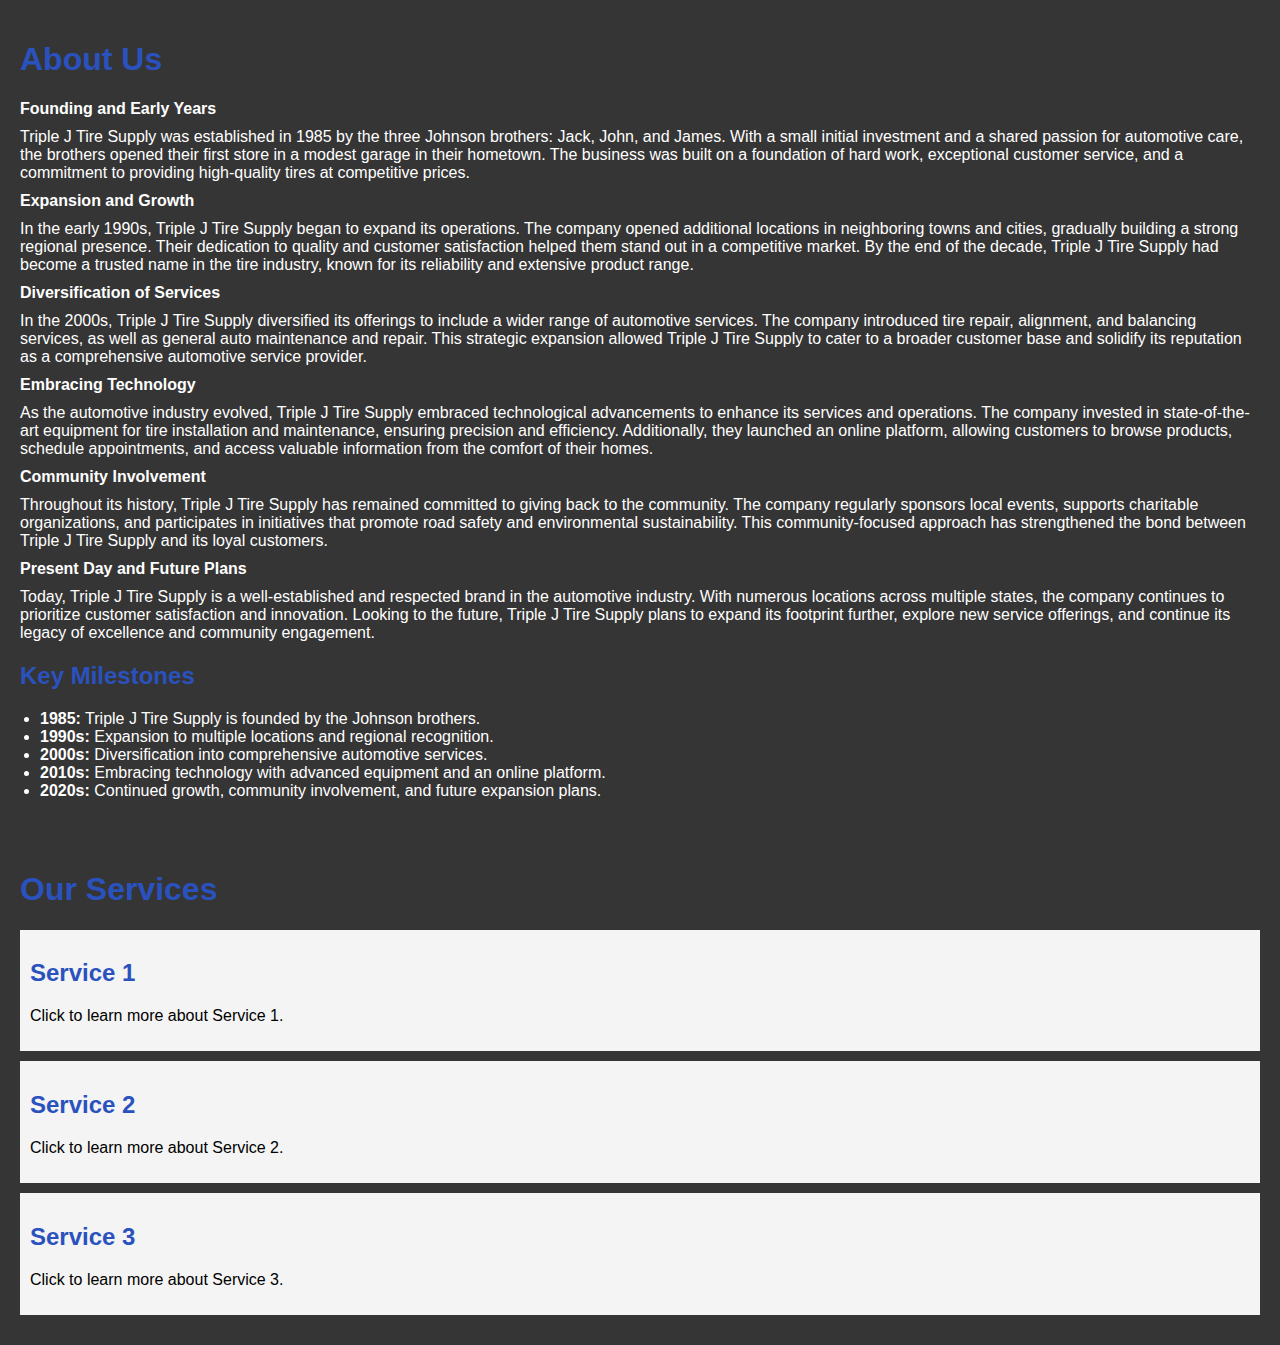
<file: TripleJ/about.html>
<!DOCTYPE html>
<html lang="en">
<head>
    <meta charset="UTF-8">
    <meta name="viewport" content="width=device-width, initial-scale=1.0">
    <title>Our Company</title>
    <link rel="stylesheet" href="style-about.css">
</head>
<body>
    <section id="about-us">
            <h1>About Us</h1>
            <p><strong>Founding and Early Years</strong></p>
            <p>Triple J Tire Supply was established in 1985 by the three Johnson brothers: Jack, John, and James. With a small initial investment and a shared passion for automotive care, the brothers opened their first store in a modest garage in their hometown. The business was built on a foundation of hard work, exceptional customer service, and a commitment to providing high-quality tires at competitive prices.</p>
    
            <p><strong>Expansion and Growth</strong></p>
            <p>In the early 1990s, Triple J Tire Supply began to expand its operations. The company opened additional locations in neighboring towns and cities, gradually building a strong regional presence. Their dedication to quality and customer satisfaction helped them stand out in a competitive market. By the end of the decade, Triple J Tire Supply had become a trusted name in the tire industry, known for its reliability and extensive product range.</p>
    
            <p><strong>Diversification of Services</strong></p>
            <p>In the 2000s, Triple J Tire Supply diversified its offerings to include a wider range of automotive services. The company introduced tire repair, alignment, and balancing services, as well as general auto maintenance and repair. This strategic expansion allowed Triple J Tire Supply to cater to a broader customer base and solidify its reputation as a comprehensive automotive service provider.</p>
    
            <p><strong>Embracing Technology</strong></p>
            <p>As the automotive industry evolved, Triple J Tire Supply embraced technological advancements to enhance its services and operations. The company invested in state-of-the-art equipment for tire installation and maintenance, ensuring precision and efficiency. Additionally, they launched an online platform, allowing customers to browse products, schedule appointments, and access valuable information from the comfort of their homes.</p>
    
            <p><strong>Community Involvement</strong></p>
            <p>Throughout its history, Triple J Tire Supply has remained committed to giving back to the community. The company regularly sponsors local events, supports charitable organizations, and participates in initiatives that promote road safety and environmental sustainability. This community-focused approach has strengthened the bond between Triple J Tire Supply and its loyal customers.</p>
    
            <p><strong>Present Day and Future Plans</strong></p>
            <p>Today, Triple J Tire Supply is a well-established and respected brand in the automotive industry. With numerous locations across multiple states, the company continues to prioritize customer satisfaction and innovation. Looking to the future, Triple J Tire Supply plans to expand its footprint further, explore new service offerings, and continue its legacy of excellence and community engagement.</p>
    
            <h2>Key Milestones</h2>
            <ul>
                <li><strong>1985:</strong> Triple J Tire Supply is founded by the Johnson brothers.</li>
                <li><strong>1990s:</strong> Expansion to multiple locations and regional recognition.</li>
                <li><strong>2000s:</strong> Diversification into comprehensive automotive services.</li>
                <li><strong>2010s:</strong> Embracing technology with advanced equipment and an online platform.</li>
                <li><strong>2020s:</strong> Continued growth, community involvement, and future expansion plans.</li>
            </ul>
    </section>

    <section id="services">
        <h1>Our Services</h1>
        <div class="service" onclick="showServiceDetails('service1')">
            <h2>Service 1</h2>
            <p>Click to learn more about Service 1.</p>
        </div>
        <div class="service" onclick="showServiceDetails('service2')">
            <h2>Service 2</h2>
            <p>Click to learn more about Service 2.</p>
        </div>
        <div class="service" onclick="showServiceDetails('service3')">
            <h2>Service 3</h2>
            <p>Click to learn more about Service 3.</p>
        </div>
    </section>
    <script src="about.js"></script>
</body>
</html>
</file>
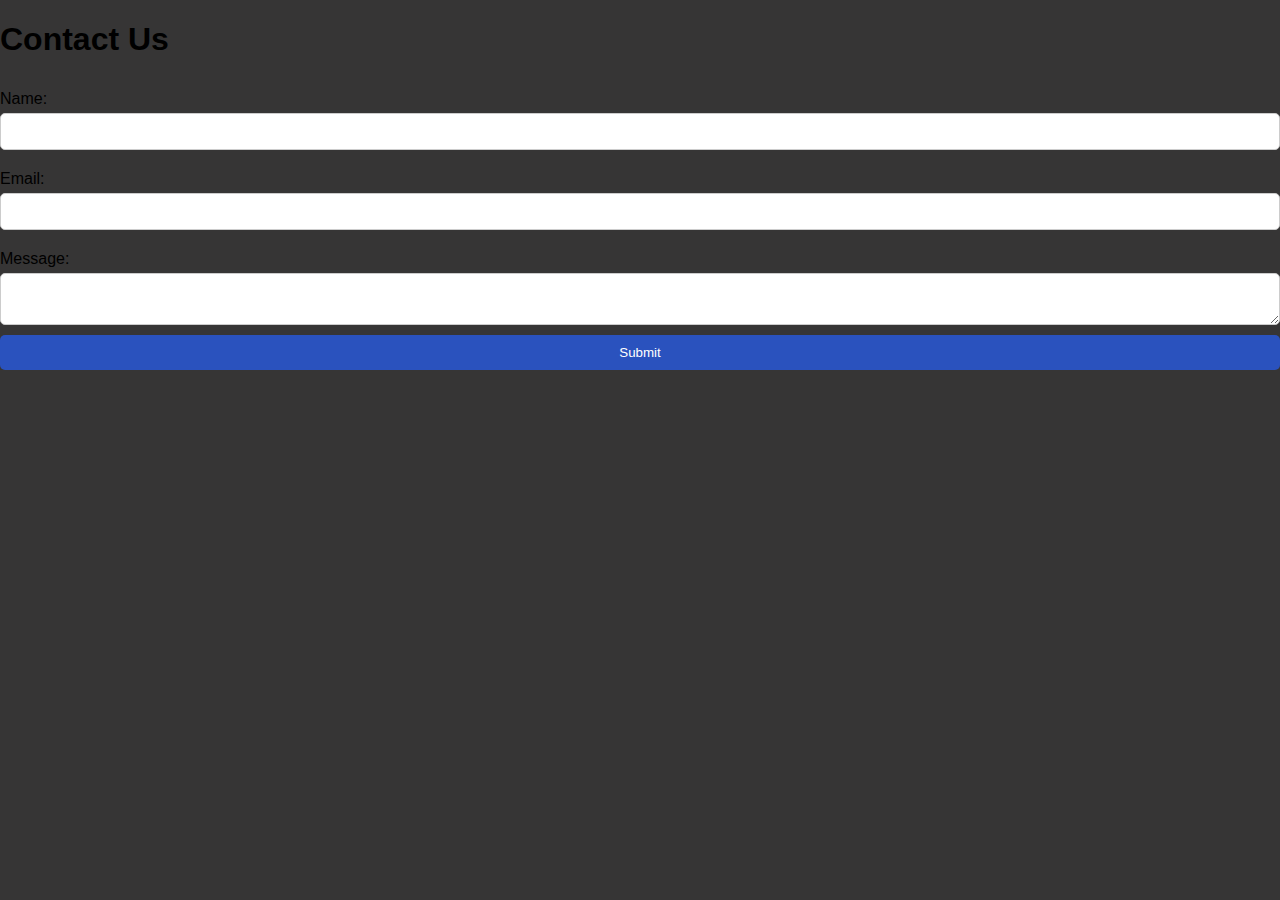
<file: TripleJ/Contact.html>
<!DOCTYPE html>
<html lang="en">
<head>
    <meta charset="UTF-8">
    <meta name="viewport" content="width=device-width, initial-scale=1.0">
    <title>Contact Us</title>
    <link rel="stylesheet" href="style-contact.css">
</head>
<body>
    <h1>Contact Us</h1>
    <form id="contactForm">
        <label for="name">Name:</label>
        <input type="text" id="name" name="name" required>
        <label for="email">Email:</label>
        <input type="email" id="email" name="email" required>
        <label for="message">Message:</label>
        <textarea id="message" name="message" required></textarea>
        <button type="submit">Submit</button>
    </form>
    <p id="formResponse"></p>
</section>
<script src="contact.js"></script>
</body>
</html><section id="contact">
</file>
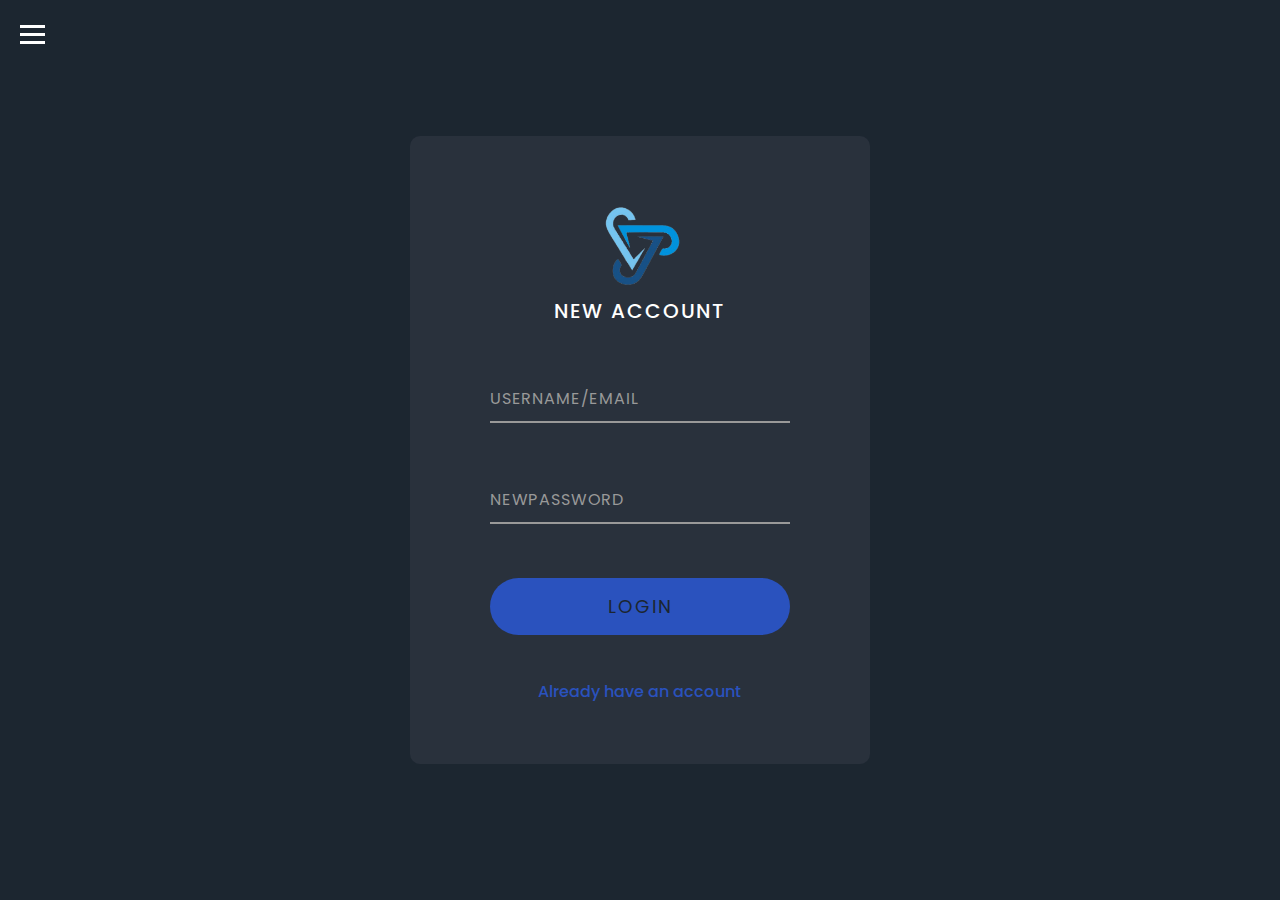
<file: TripleJ/Create.html>
<!DOCTYPE html>
<html lang="en">
<head>
    <meta charset="UTF-8">
    <meta name="viewport" content="width=device-width, initial-scale=1.0">
    <title>Login Page</title>
    <link rel="stylesheet" type="text/css" href="style-create.css">
</head>
<body>
    <div class="container">
        <div class="sidebar" id="sidebar">
            <h2>Sidebar Title</h2>
            <ul>
                <li><a href="index.html">Home</a></li> 
                <li><a href="Shop.html">Shop</a></li>
                <li><a href="Service.html">Services</a></li>
                <li><a href="about.html">About Us</a></li>
                <li><a href="Contact.html">Contact</a></li>
            </ul>
        </div>
        <div class="content">
            <button class="toggle-btn" onclick="toggleSidebar()">
                <span class="bar"></span>
                <span class="bar"></span>
                <span class="bar"></span>
            </button>
        </div>
    </div>
    <form>
        <img src="iMAGES/Logo.png" alt="Logo" class="logo-img">
        <h2>New Account</h2>
        <form id="create-account-form" onsubmit="createAccount(event)">
        <div class="inputBox">
            <input type="text" required>
            <label>Username/Email</label>
        </div>
        <div class="inputBox">
            <input type="password" required>
            <label>New        Password</label>
        </div>
        <div class="inputBox">
            <input type="submit" value="Login">
        </div>
        <p><a href="index.html">Already have an account</a>
        </p>
    </form>
    <script>
        let label = document.querySelectorAll('label').
        forEach(label => {
            label.innerHTML = label.innerText.split('').map
            ((letters, i) => `<span style="transition-delay :
            ${i * 50}ms"> ${letters} </span>`).join('');
        });
        
        function toggleSidebar() {
            var sidebar = document.getElementById('sidebar');
            sidebar.classList.toggle('active');
        }
        function createAccount(event) {
            event.preventDefault();
            const username = document.getElementById('username').value;
            const email =   document.getElementById('email').value;
            const password = document.getElementById('password').value;

        const account = {
            username: username,
            email: email,
            password: password
        };

        localStorage.setItem('account', JSON.stringify(account));
            alert('Account created successfully!');
}

        document.getElementById('create-account-form').addEventListener('submit', createAccount);
    </script>
</body>
</html>
</file>
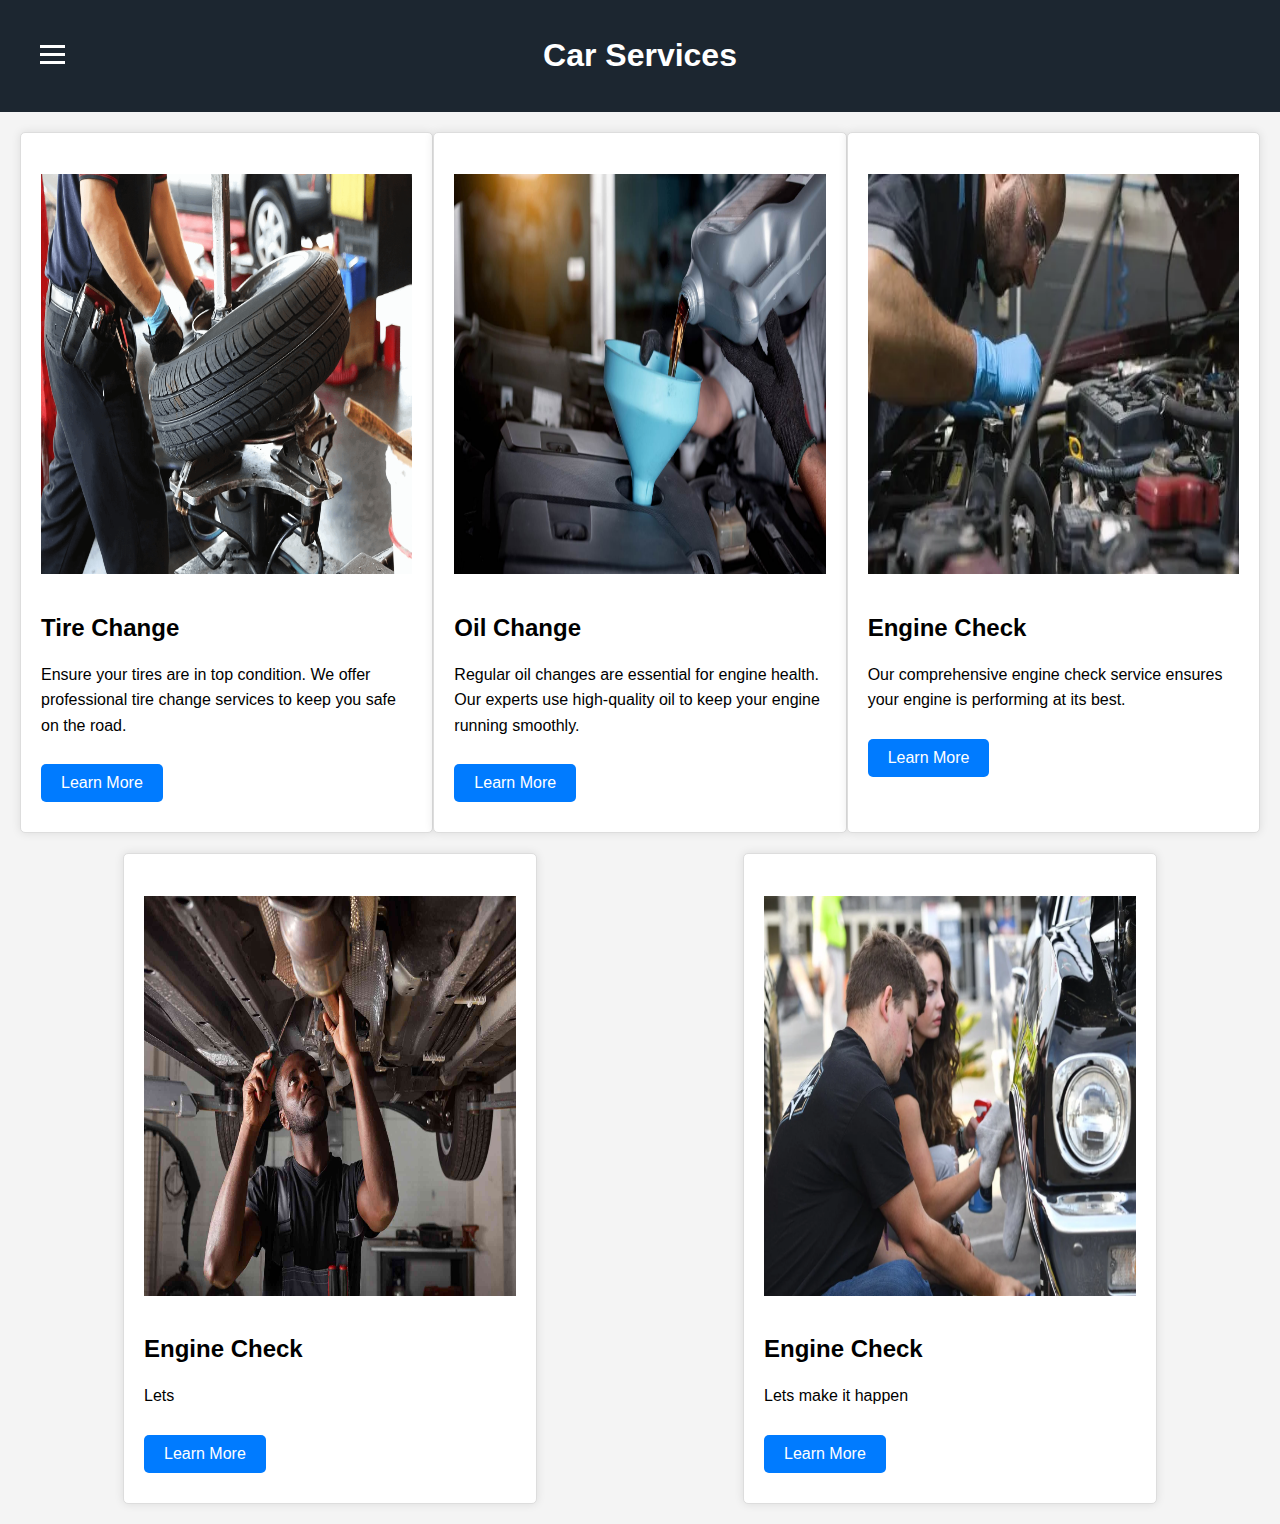
<file: TripleJ/Service.html>
<!DOCTYPE html>
<html lang="en">
<head>
    <meta charset="UTF-8">
    <meta name="viewport" content="width=device-width, initial-scale=1.0">
    <title>Service</title>
    <link rel="stylesheet" type="text/css" href="style-service.css">
</head>
<body>
    <div class="container">
        <div class="sidebar" id="sidebar">
            <h2>Sidebar Title</h2>
            <ul>
                <li><a href="index.html">Home</a></li> 
                <li><a href="Shop.html">Shop</a></li>
                <li><a href="Service.html">Services</a></li>
                <li><a href="about.html">About Us</a></li>
                <li><a href="Contact.html">Contact</a></li>
            </ul>
        </div>
        <div class="content">
            <button class="toggle-btn" onclick="toggleSidebar()">
                <span class="bar"></span>
                <span class="bar"></span>
                <span class="bar"></span>
            </button>
        </div>
    </div>
    <header>
        <h1>Car Services</h1>
    </header>
    <section class="services">
        <div class="service" id="tire-change">
            <h1><img src="iMAGES/tire change.png" alt="tire-change"></h1>
            <h2>Tire Change</h2>
            <p>Ensure your tires are in top condition. We offer professional tire change services to keep you safe on the road.</p>
            <button onclick="showDetails('tire-details')">Learn More</button>
            <div class="details" id="tire-details">
                <p>We inspect the tire condition, replace worn-out tires, and ensure proper alignment.</p>
            </div>
        </div>
        <div class="service" id="oil-change">
            <h1><img src="iMAGES/Oil Change.png" alt="tire-change"></h1>
            <h2>Oil Change</h2>
            <p>Regular oil changes are essential for engine health. Our experts use high-quality oil to keep your engine running smoothly.</p>
            <button onclick="showDetails('oil-details')">Learn More</button>
            <div class="details" id="oil-details">
                <p>We drain the old oil, replace the oil filter, and refill with premium oil suited for your car.</p>
            </div>
        </div>
        <div class="service" id="engine-check">
            <h1><img src="iMAGES/Engine Check.png" alt="tire-change"></h1>
            <h2>Engine Check</h2>
            <p>Our comprehensive engine check service ensures your engine is performing at its best.</p>
            <button onclick="showDetails('engine-details')">Learn More</button>
            <div class="details" id="engine-details">
                <p>We perform a full diagnostic, checking for any issues and making necessary adjustments or repairs.</p>
            </div>
        </div>
    </section>
    <section class="services">
        <div class="service" id="maintenance">
            <h1><img src="iMAGES/Mechanic.png" alt="tire-change"></h1>
            <h2>Engine Check</h2>
            <p>Lets</p>
            <button onclick="showDetails('maintenance-details')">Learn More</button>
            <div class="details" id="maintenance-details">
                <p>we fix.</p>
            </div>
        </div>
        <div class="service" id="car-customization">
                <h1><img src="iMAGES/Customize.png" alt="tire-change"></h1>
                <h2>Engine Check</h2>
                <p>Lets make it happen</p>
                <button onclick="showDetails('car-customization-details')">Learn More</button>
                <div class="details" id="car-customization-details">
                    <p>We make it happen</p>
            </div>
        </div>
    </section>
    <script src="service.js"></script>
</body>
</html>
</file>
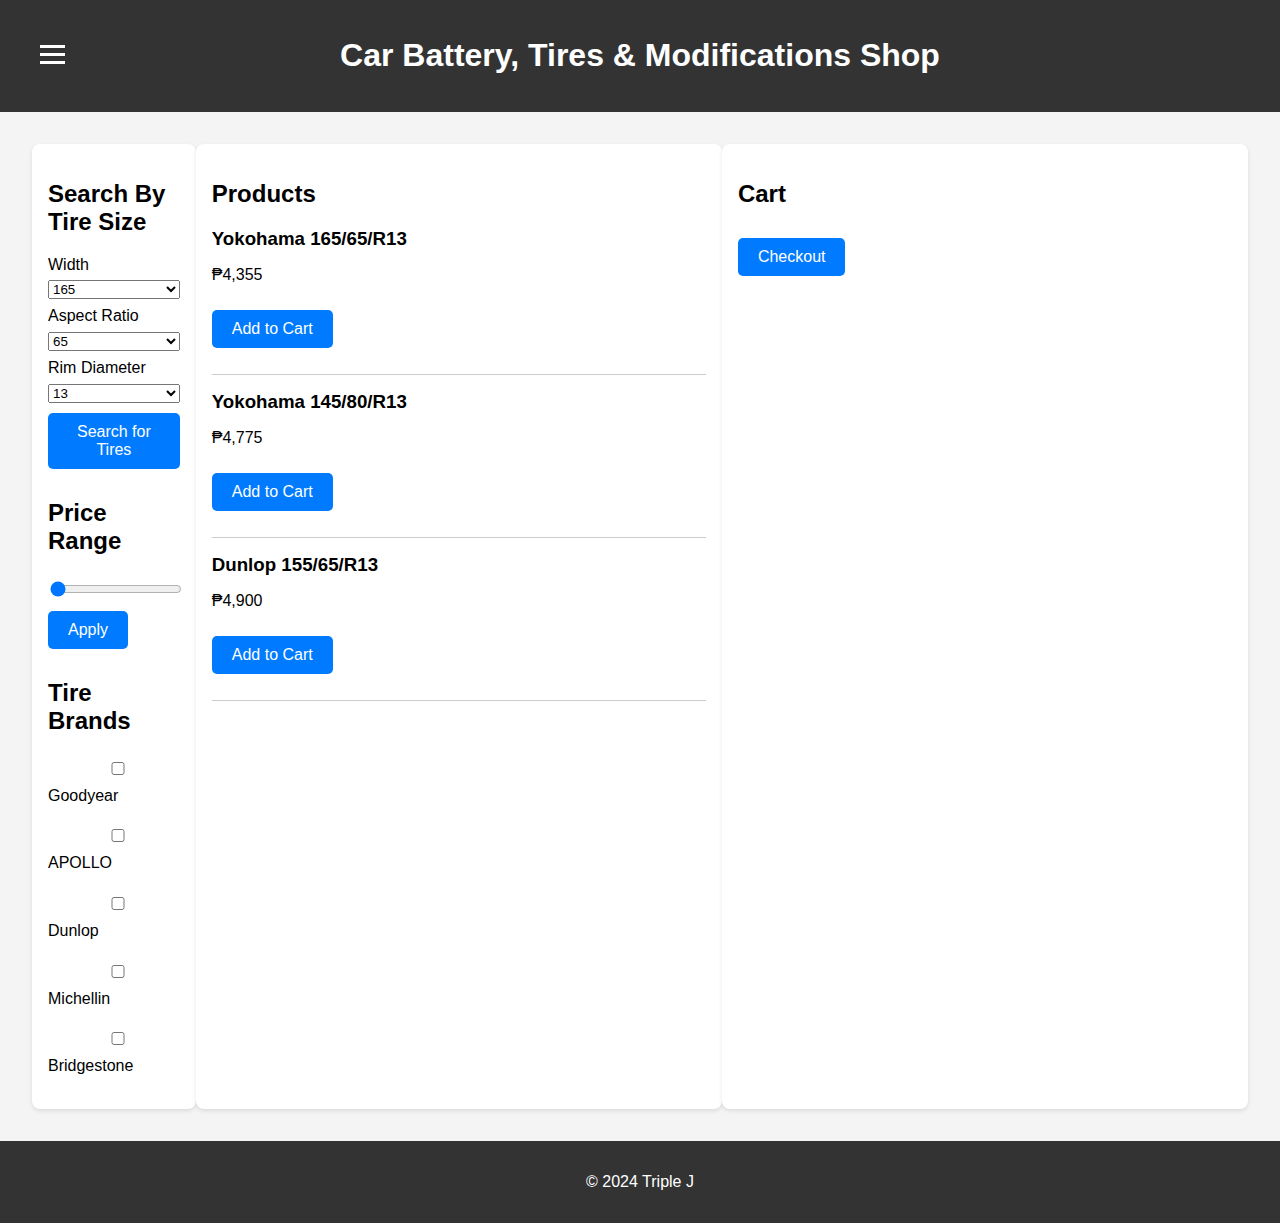
<file: TripleJ/Shop.html>
<!DOCTYPE html>
<html lang="en">
<head>
    <meta charset="UTF-8">
    <meta name="viewport" content="width=device-width, initial-scale=1.0">
    <title>Car Shop</title>
    <link rel="stylesheet" href="style-shop.css">
</head>
<body>
    <header>
        <h1>Car Battery, Tires & Modifications Shop</h1>
    </header>
    <div class="container">
        <div class="sidebar" id="sidebar">
            <h2><img src="iMAGES/Logo.png" alt="Logo" class="logo-img"></h2>
            <ul>
                <li><a href="index.html">Home</a></li> 
                <li><a href="Shop.html">Shop</a></li>
                <li><a href="Service.html">Services</a></li>
                <li><a href="about.html">About Us</a></li>
                <li><a href="Contact.html">Contact</a></li>
            </ul>
        </div>
        <div class="content">
            <button class="toggle-btn" onclick="toggleSidebar()">
                <span class="bar"></span>
                <span class="bar"></span>
                <span class="bar"></span>
            </button>
        </div>
    </div>
    <main>
        <aside>
            <div id="filter">
                <h2>Search By Tire Size</h2>
                <label for="width">Width</label>
                <select id="width">
                    <option value="165">165</option>
                    <option value="175">175</option>
                    <!-- Add more options as needed -->
                </select>

                <label for="aspect-ratio">Aspect Ratio</label>
                <select id="aspect-ratio">
                    <option value="65">65</option>
                    <option value="70">70</option>
                    <!-- Add more options as needed -->
                </select>

                <label for="rim-diameter">Rim Diameter</label>
                <select id="rim-diameter">
                    <option value="13">13</option>
                    <option value="14">14</option>
                    <!-- Add more options as needed -->
                </select>

                <button onclick="searchTires()">Search for Tires</button>

                <h2>Price Range</h2>
                <input type="range" id="price-range" min="0" max="165000" value="0">
                <button onclick="applyPriceRange()">Apply</button>

                <h2>Tire Brands</h2>
                <div id="brands">
                    <input type="checkbox" id="brand1" name="brand1" value="Alliance">
                    <label for="brand1"> Goodyear</label><br>
                    <input type="checkbox" id="brand2" name="brand2" value="Apollo">
                    <label for="brand2"> APOLLO</label><br>
                    <input type="checkbox" id="brand3" name="brand3" value="Yokohama">
                    <label for="brand3"> Dunlop</label><br>
                    <input type="checkbox" id="brand4" name="brand3" value="Yokohama">
                    <label for="brand3"> Michellin</label><br>
                    <input type="checkbox" id="brand5" name="brand5" value="Yokohama">
                    <label for="brand5"> Bridgestone</label><br>
                    <!-- Add more brands as needed -->
                </div>
            </div>
        </aside>

        <section id="products">
            <h2>Products</h2>
            <div class="product" data-id="1">
                <h3>Yokohama 165/65/R13</h3>
                <p>₱4,355</p>
                <button onclick="addToCart(1, 'Yokohama 165/65/R13', 4355)">Add to Cart</button>
            </div>
            <div class="product" data-id="2">
                <h3>Yokohama 145/80/R13</h3>
                <p>₱4,775</p>
                <button onclick="addToCart(2, 'Yokohama 145/80/R13', 4775)">Add to Cart</button>
            </div>
            <div class="product" data-id="3">
                <h3>Dunlop 155/65/R13</h3>
                <p>₱4,900</p>
                <button onclick="addToCart(3, 'Dunlop 155/65/R13', 4900)">Add to Cart</button>
            </div>
        </section>

        <section id="cart">
            <h2>Cart</h2>
            <div id="cart-items"></div>
            <div id="cart-total"></div>
            <button onclick="checkout()">Checkout</button>
        </section>
    </main>

    <footer>
        <p>&copy; 2024 Triple J</p>
    </footer>

    <script src="shop.js"></script>
</body>
</html>
</file>
<file: TripleJ/style-about.css>
body {
    font-family: Arial, sans-serif;
    margin: 0;
    padding: 0;
    background-color: rgb(54, 53, 53);
}

header {
    color: #fff;
    padding: 10px 0;
    text-align: center;
}

nav ul {
    list-style: none;
    padding: 0;
}

nav ul li {
    display: inline;
    margin: 0 15px;
}

nav ul li a {
    color: #fff;
    text-decoration: none;
}

section {
    padding: 20px;
}

h1 ,h2 {
    color: rgb(42,82,190);
}

.service {
    background-color: #f4f4f4;
    margin: 10px 0;
    padding: 10px;
    cursor: pointer;
    transition: background-color 0.3s ease;
}

.service:hover {
    background-color: #ddd;
}

form {
    display: flex;
    flex-direction: column;
}

form label {
    margin: 10px 0 5px;
}

form input, form textarea {
    padding: 10px;
    margin-bottom: 10px;
    border: 1px solid #ccc;
    border-radius: 5px;
}

form button {
    padding: 10px;
    background-color: rgb(42,82,190);
    color: #fff;
    border: none;
    border-radius: 5px;
    cursor: pointer;
}

form button:hover {
    background-color: #555;
}

#formResponse {
    margin-top: 10px;
    color: green;
}
#about-us p, #about-us ul {
    margin: 10px 0;
    color: white;
}

#about-us ul {
    padding-left: 20px;
}

#about-us ul li {
    list-style-type: disc;
}

#contact label {
    color: white;
}
</file>
<file: TripleJ/style-contact.css>
body {
    font-family: Arial, sans-serif;
    margin: 0;
    padding: 0;
    background-color: rgb(54, 53, 53);
}

header {
    color: #fff;
    padding: 10px 0;
    text-align: center;
}

form {
    display: flex;
    flex-direction: column;
}

form label {
    margin: 10px 0 5px;
}

form input, form textarea {
    padding: 10px;
    margin-bottom: 10px;
    border: 1px solid #ccc;
    border-radius: 5px;
}

form button {
    padding: 10px;
    background-color: rgb(42,82,190);
    color: #fff;
    border: none;
    border-radius: 5px;
    cursor: pointer;
}

form button:hover {
    background-color: #555;
}

#formResponse {
    margin-top: 10px;
    color: green;
}
</file>
<file: TripleJ/style-create.css>
@import url('https://fonts.googleapis.com/css2?family=Poppins:ital,wght@0,100;0,200;0,300;0,400;0,500;0,600;0,700;0,800;0,900;1,100;1,200;1,300;1,400;1,500;1,600;1,700;1,800;1,900&display=swap');

*{
    margin: 0;
    padding: 0;
    box-sizing: border-box;
    font-family: 'Poppins',sans-serif;
}

:root{
    --clr: rgb(42,82,190);
}

body{
    display: flex;
    justify-content: center;
    align-items: center;
    min-height: 100vh;
    background: #1c2630;
}
.logo-img{
   height: 100px; 
   width: 100px;
   padding: 0px;
   margin: 0px;
   display: block;
   margin-left: auto;
   margin-right: auto;
}
form{
    background: #29313c;
    padding: 60px 80px 60px;
    text-align: center;
    display: flex;
    flex-direction: column;
    border-radius: 10px;
}

form h2{
    color: white;
    font-weight: 500;
    text-transform: uppercase;
    font-size: 1.25em;
    letter-spacing: 0.1em;
    margin-bottom: 50px;
}

.inputBox{
    position: relative;
    width: 300px;
    margin-bottom: 1px;
    height: 100px;
}

.inputBox input{
    position: relative;
    width: 100%;
    padding: 10px 0;
    background: transparent;
    border: none;
    border-bottom: 2px solid #999;
    outline: none;
    color: white;
    font-size: 1em;
    letter-spacing: 0.15em;
    text-transform: uppercase;
}

.inputBox label {
    position: absolute;
    left: 0;
    top: 0;
    padding: 10px 0;
    pointer-events: none;
    color: #999;
    text-transform: uppercase;
}

.inputBox label span{
    position: relative;
    display: inline-flex;
    letter-spacing: 0.05em;
    transition: 0.2s ease-in-out;
}

.inputBox input:focus ~ label span, .inputBox .input:valid ~ label span{
    color: var(--clr);
    letter-spacing: 0.15em;
    transform: translateY(-25px);
}

.inputBox input:focus, .input:valid {
    border-bottom: 2px solid var(--clr);
}

.inputBox input[type="submit"] {
    background: var(--clr);
    border: none;
    padding: 15px;
    border-radius: 50px;
    color: #1c2630;
    font-size: 1.15em;
    letter-spacing: 0.1em;
    cursor: pointer;
    transition: 0.5s;
}

.inputBox input[type="submit"]:hover {
    letter-spacing: 0.35em;
}

form p{
    color: white;
}

form p a {
    color: var(--clr);
    font-weight: 500;
    text-decoration: none;
}

.container {
    position: relative;
}

.sidebar {
    width: 250px;
    background-color: #29313c;
    padding: 20px;
    position: fixed;
    top: -150%; /* Start off-screen */
    left: 0;
    height: 100%;
    transition: top 0.3s ease;
}

.sidebar.active {
    top: 0; /* Slide in from the top */
}

.sidebar h2 {
    padding: 30px;
    color: var(--clr);
}

.sidebar ul {
    list-style-type: none;
    padding: 0;
}

.sidebar ul li {
    margin-bottom: 10px;
}

.sidebar ul li a {
    text-decoration: none;
    color: var(--clr);
}

.sidebar ul li a:hover {
    color: #000;
}


.toggle-btn {
    position: fixed;
    top: 20px;
    left: 20px;
    background-color: transparent;
    border: none;
    cursor: pointer;
    z-index: 999;
}

.bar {
    display: block;
    width: 25px;
    height: 3px;
    background-color: white;
    margin: 5px 0;
    transition: transform 0.3s ease;
}
</file>
<file: TripleJ/style-service.css>
body {
    font-family: Arial, sans-serif;
    margin: 0;
    padding: 0;
    background-color: #f4f4f4;
}

header {
    background-color:  #1c2630;
    color: white;
    padding: 1em 0;
    text-align: center;
}

.services {
    display: flex;
    justify-content: space-around;
    margin: 20px;
}

.service-section{
    background-color: rgba(0, 0, 0, 0.6);
    position: relative;
 }
 .service img{
    width: 100%;
    height: 400px;
    margin-bottom: 10px;
 }
 .service .container{
    padding: 10%;
 }

 .service {
    background-color: #fff;
    border: 1px solid #ddd;
    border-radius: 5px;
    padding: 20px;
    width: 30%;
    box-shadow: 0 0 10px rgba(0, 0, 0, 0.1);
}

.service h2 {
    margin-top: 0;
}

.service p {
    line-height: 1.6;
}

button {
    background-color: #007bff;
    color: #fff;
    border: none;
    padding: 10px 20px;
    text-align: center;
    text-decoration: none;
    display: inline-block;
    font-size: 16px;
    margin: 10px 0;
    cursor: pointer;
    border-radius: 5px;
}

button:hover {
    background-color: #0056b3;
}

.details {
    display: none;
    margin-top: 10px;
    border-top: 1px solid #ddd;
    padding-top: 10px;
}

.container {
    position: fixed;
}

.sidebar {
    width: 250px;
    background-color: #29313c;
    padding: 20px;
    position: fixed;
    top: -150%; /* Start off-screen */
    left: 0;
    height: 100%;
    transition: top 0.3s ease;
}

.sidebar.active {
    top: 0; /* Slide in from the top */
}

.sidebar h2 {
    padding: 35px;
    color: rgb(42,82,190);
}

.sidebar ul {
    list-style-type: none;
    padding: 0;
}

.sidebar ul li {
    margin-bottom: 10px;
}

.sidebar ul li a {
    text-decoration: none;
    color: rgb(42,82,190);
}

.sidebar ul li a:hover {
    color: #000;
}

.toggle-btn {
    position: fixed;
    top: 20px;
    left: 20px;
    background-color: transparent;
    border: none;
    cursor: pointer;
    z-index: 1000;
}
.bar {
    display: block;
    width: 25px;
    height: 3px;
    background-color: white;
    margin: 5px 0;
    transition: transform 0.3s ease;
}
</file>
<file: TripleJ/style-shop.css>
body {
    font-family: Arial, sans-serif;
    margin: 0;
    padding: 0;
    background-color: #f4f4f4;
}

header, footer {
    background-color: #333;
    color: white;
    text-align: center;
    padding: 1em 0;
}

main {
    display: flex;
    padding: 2em;
    justify-content: space-between;
}

aside {
    width: 20%;
    padding: 1em;
    background: white;
    border-radius: 8px;
    box-shadow: 0 2px 4px rgba(0,0,0,0.1);
}

section {
    width: 75%;
    padding: 1em;
    background: white;
    border-radius: 8px;
    box-shadow: 0 2px 4px rgba(0,0,0,0.1);
}

.product {
    margin-bottom: 1em;
    border-bottom: 1px solid #ccc;
    padding-bottom: 1em;
}

.product h3 {
    margin: 0;
}

button {
    padding: 0.5em 1em;
    background: #007BFF;
    color: white;
    border: none;
    border-radius: 4px;
    cursor: pointer;
}

button:hover {
    background: #0056b3;
}

#cart-items {
    margin-bottom: 1em;
}

#cart-total {
    font-weight: bold;
}

label {
    display: block;
    margin-top: 0.5em;
}

select, input[type="range"], input[type="checkbox"] {
    margin-top: 0.5em;
    width: 100%;
}

button {
    background-color: #007bff;
    color: #fff;
    border: none;
    padding: 10px 20px;
    text-align: center;
    text-decoration: none;
    display: inline-block;
    font-size: 16px;
    margin: 10px 0;
    cursor: pointer;
    border-radius: 5px;
}

button:hover {
    background-color: #0056b3;
}

.details {
    display: none;
    margin-top: 10px;
    border-top: 1px solid #ddd;
    padding-top: 10px;
}

.container {
    position: fixed;
}

.sidebar {
    width: 250px;
    background-color: #29313c;
    padding: 20px;
    position: fixed;
    top: -150%; /* Start off-screen */
    left: 0;
    height: 100%;
    transition: top 0.3s ease;
}

.sidebar.active {
    top: 0; /* Slide in from the top */
}

.sidebar img{
    height: 100px; 
   width: 100px;
   padding: 10px;
   margin: 0px;
   display: block;
   margin-left: auto;
   margin-right: auto;
}

.sidebar ul {
    list-style-type: none;
    padding: 0;
}

.sidebar ul li {
    margin-bottom: 10px;
}

.sidebar ul li a {
    text-decoration: none;
    color: rgb(42,82,190);
    font-weight: bold;
}

.sidebar ul li a:hover {
    color: #000;
}

.toggle-btn {
    position: fixed;
    top: 20px;
    left: 20px;
    background-color: transparent;
    border: none;
    cursor: pointer;
    z-index: 1000;
}
.bar {
    display: block;
    width: 25px;
    height: 3px;
    background-color: white;
    margin: 5px 0;
    transition: transform 0.3s ease;
}
</file>
